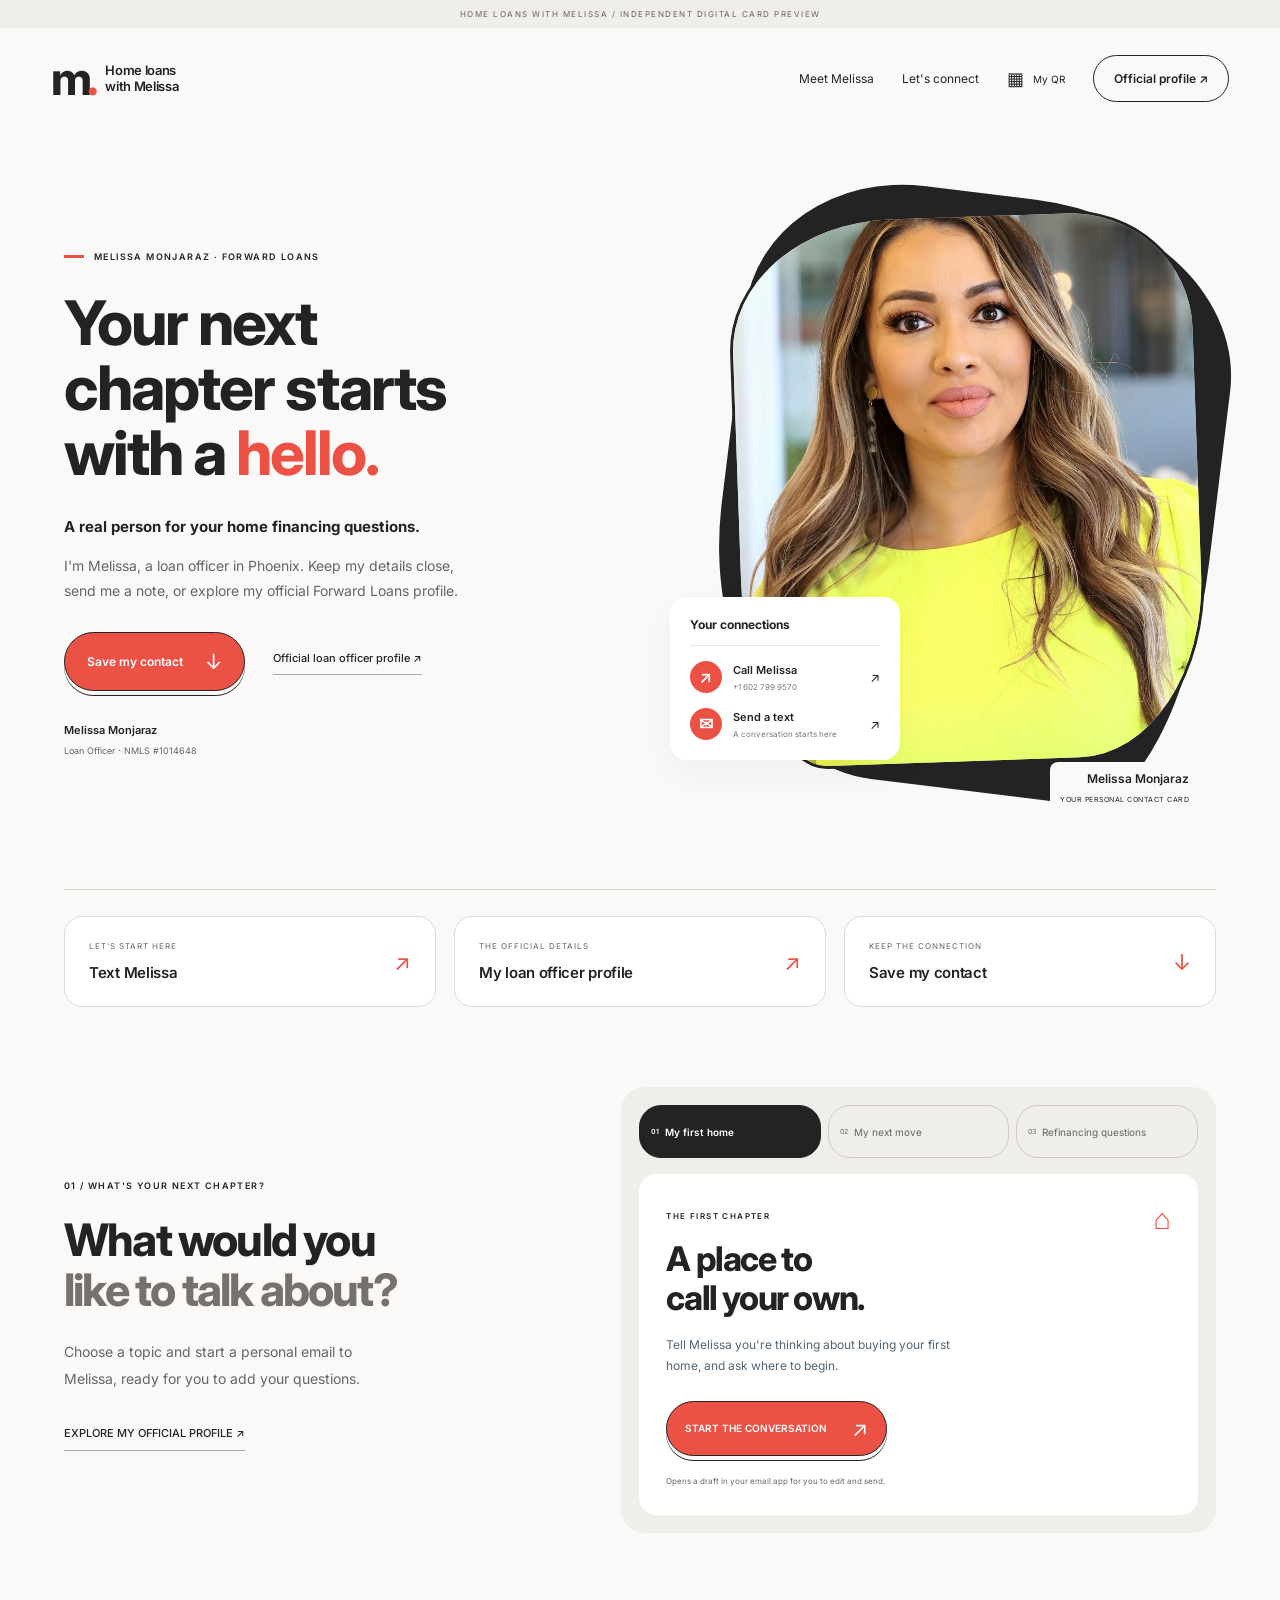
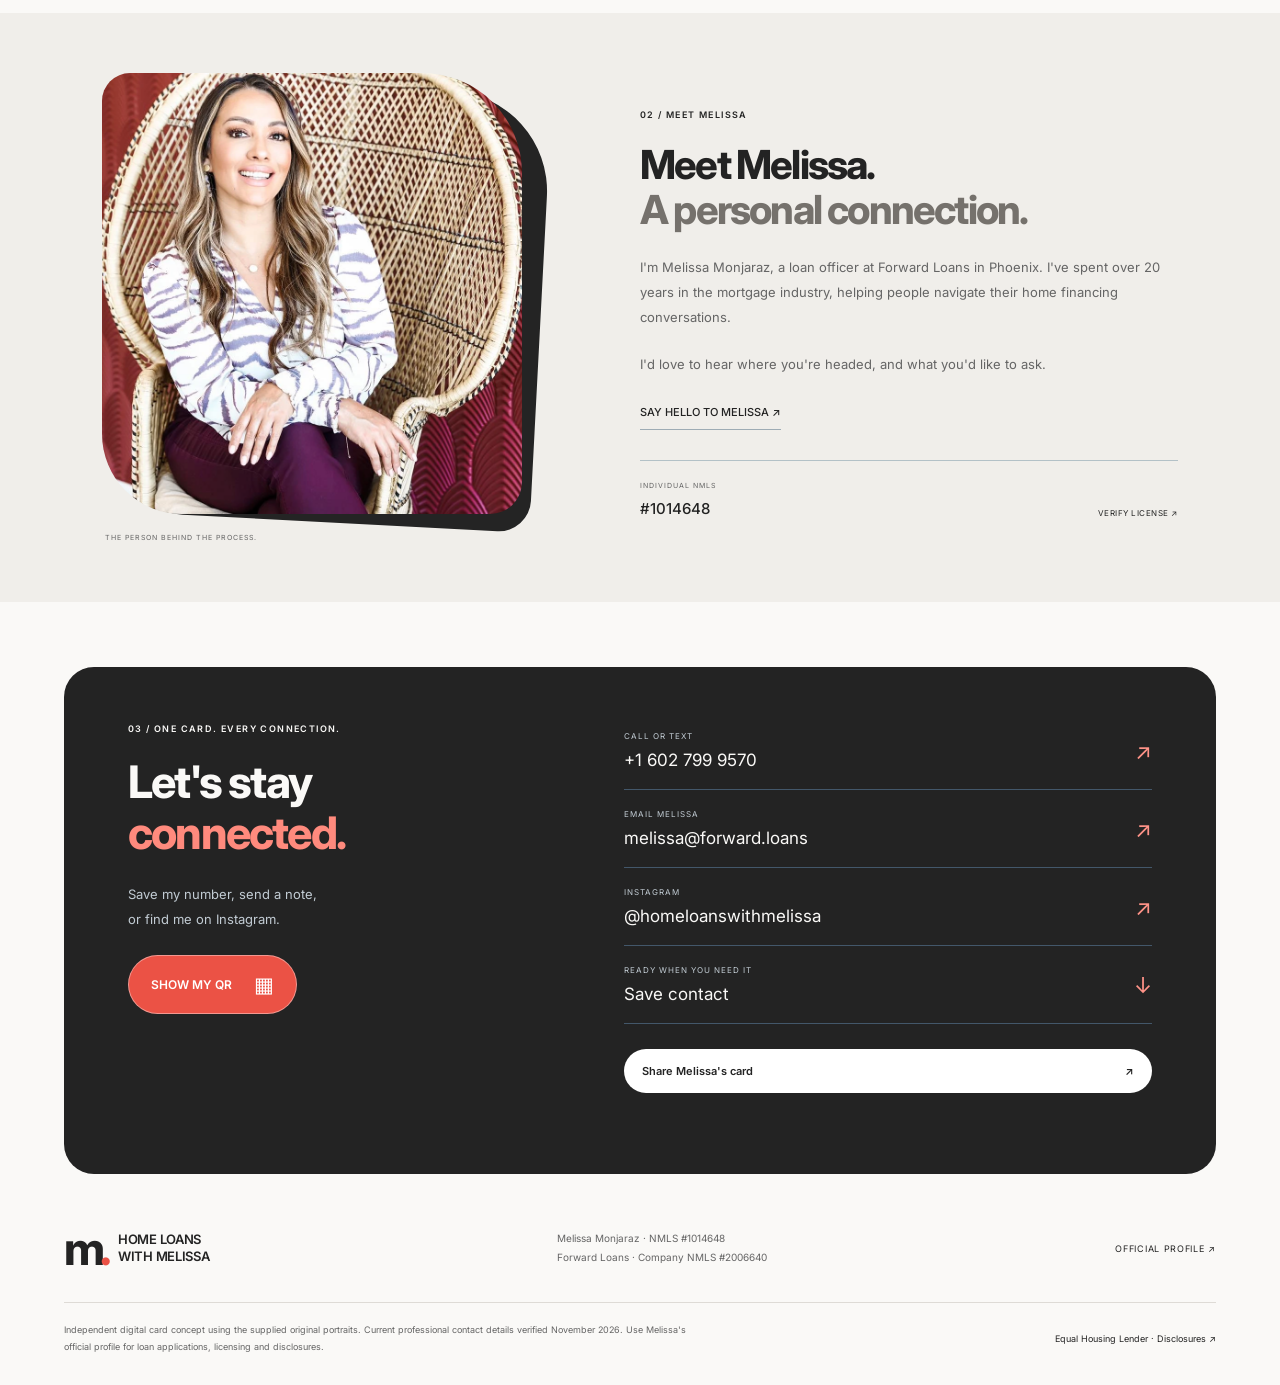
<file: index.html>
<!doctype html><html lang="en"><head><meta charset="utf-8"><meta name="viewport" content="width=device-width,initial-scale=1"><meta name="theme-color" content="#faf9f7"><meta name="description" content="Connect with Melissa Monjaraz, Loan Officer at Forward Loans. Explore her profile, start a conversation and save her contact details."><title>Melissa Monjaraz · Home Loans With Melissa</title><link rel="stylesheet" href="forward.css?v=230b923"><script src="app.js" defer></script></head><body><a class="skip" href="#main">Skip to content</a><div class="preview">HOME LOANS WITH MELISSA / INDEPENDENT DIGITAL CARD PREVIEW</div><div class="page"><header><a class="brand" href="index.html" aria-label="Melissa Monjaraz home"><span class="monogram">m<span>.</span></span><span>Home loans<br>with Melissa</span></a><nav aria-label="Main navigation"><a href="#meet">Meet Melissa</a><a href="#conversation">Let's connect</a><a class="qr-link" href="qr.html"><span aria-hidden="true">▦</span> My QR</a><a class="profile-nav" href="https://forward.loans/loan-officer/melissa-monjaraz/" target="_blank" rel="noopener">Official profile ↗</a></nav></header>
<main id="main"><section class="hero"><div class="hero-copy"><p class="eyebrow"><span class="line"></span> MELISSA MONJARAZ · FORWARD LOANS</p><h1>Your next<br>chapter starts<br>with a <em>hello.</em></h1><p class="hero-lead">A real person for your home financing questions.</p><p class="intro">I'm Melissa, a loan officer in Phoenix. Keep my details close, send me a note, or explore my official Forward Loans profile.</p><div class="hero-actions"><a class="button navy" href="contact.vcf" download>Save my contact <span>↓</span></a><a class="text-link" href="https://forward.loans/loan-officer/melissa-monjaraz/" target="_blank" rel="noopener">Official loan officer profile ↗</a></div><p class="identity-note">Melissa Monjaraz <span>Loan Officer · NMLS #1014648</span></p></div><div class="hero-portrait"><div class="portrait-backdrop" aria-hidden="true"></div><div class="portrait-frame"><img src="melissa.webp" width="1824" height="2502" alt="Melissa Monjaraz, loan officer at Forward Loans"></div><div class="resource-card"><strong>Your connections</strong><a href="tel:+16027999570"><span class="resource-icon" aria-hidden="true">↗</span><span>Call Melissa<small>+1 602 799 9570</small></span><b>↗</b></a><a href="sms:+16027999570"><span class="resource-icon" aria-hidden="true">✉</span><span>Send a text<small>A conversation starts here</small></span><b>↗</b></a></div><span class="portrait-tag">Melissa Monjaraz<br><small>YOUR PERSONAL CONTACT CARD</small></span></div></section>
<section class="quick-connect" aria-label="Quick contact"><a href="sms:+16027999570"><small>LET'S START HERE</small><span>Text Melissa</span><b>↗</b></a><a href="https://forward.loans/loan-officer/melissa-monjaraz/" target="_blank" rel="noopener"><small>THE OFFICIAL DETAILS</small><span>My loan officer profile</span><b>↗</b></a><a href="contact.vcf" download><small>KEEP THE CONNECTION</small><span>Save my contact</span><b>↓</b></a></section>
<section class="conversation" id="conversation"><div class="section-intro"><p class="eyebrow">01 / WHAT'S YOUR NEXT CHAPTER?</p><h2>What would you<br><em>like to talk about?</em></h2><p>Choose a topic and start a personal email to Melissa, ready for you to add your questions.</p><a class="text-link" href="https://forward.loans/loan-officer/melissa-monjaraz/" target="_blank" rel="noopener">EXPLORE MY OFFICIAL PROFILE ↗</a></div><div class="topic-card"><div class="topic-tabs" role="tablist" aria-label="Choose a conversation topic"><button role="tab" id="first-tab" data-topic="0" aria-selected="true" aria-controls="topic-panel"><small>01</small><span>My first home</span><b>↗</b></button><button role="tab" id="next-tab" data-topic="1" aria-selected="false" tabindex="-1" aria-controls="topic-panel"><small>02</small><span>My next move</span><b>↗</b></button><button role="tab" id="refi-tab" data-topic="2" aria-selected="false" tabindex="-1" aria-controls="topic-panel"><small>03</small><span>Refinancing questions</span><b>↗</b></button></div><div class="topic-panel" id="topic-panel" role="tabpanel" aria-labelledby="first-tab"><span class="topic-icon" aria-hidden="true">⌂</span><p class="eyebrow" id="topic-kicker">THE FIRST CHAPTER</p><h3 id="topic-title">A place to<br>call your own.</h3><p id="topic-copy">Tell Melissa you're thinking about buying your first home, and ask where to begin.</p><a class="button navy" id="topic-email" href="mailto:melissa@forward.loans?subject=My%20first%20home&amp;body=Hi%20Melissa%2C%20I%27m%20thinking%20about%20buying%20my%20first%20home%20and%20would%20like%20to%20connect.">START THE CONVERSATION <span>↗</span></a><small class="email-note">Opens a draft in your email app for you to edit and send.</small></div></div></section>
<section class="meet" id="meet"><div class="meet-photo"><img src="meet-melissa.webp" width="1080" height="1080" loading="lazy" alt="Melissa seated in a wicker chair"><span>THE PERSON BEHIND THE PROCESS.</span></div><div class="meet-copy"><p class="eyebrow">02 / MEET MELISSA</p><h2>Meet Melissa.<br><em>A personal connection.</em></h2><p>I'm Melissa Monjaraz, a loan officer at Forward Loans in Phoenix. I've spent over 20 years in the mortgage industry, helping people navigate their home financing conversations.</p><p>I'd love to hear where you're headed, and what you'd like to ask.</p><a class="text-link" href="sms:+16027999570">SAY HELLO TO MELISSA ↗</a><div class="credentials"><span><small>INDIVIDUAL NMLS</small><strong>#1014648</strong></span><a href="https://www.nmlsconsumeraccess.org/EntityDetails.aspx/INDIVIDUAL/1014648" target="_blank" rel="noopener">VERIFY LICENSE ↗</a></div></div></section>
<section class="contact"><div><p class="eyebrow">03 / ONE CARD. EVERY CONNECTION.</p><h2>Let's stay<br><em>connected.</em></h2><p>Save my number, send a note,<br>or find me on Instagram.</p><a class="button lime" href="qr.html">SHOW MY QR <span>▦</span></a></div><div class="contact-links"><a href="tel:+16027999570"><small>CALL OR TEXT</small><span>+1 602 799 9570</span><b>↗</b></a><a href="mailto:melissa@forward.loans"><small>EMAIL MELISSA</small><span>melissa@forward.loans</span><b>↗</b></a><a href="https://www.instagram.com/homeloanswithmelissa/" target="_blank" rel="noopener"><small>INSTAGRAM</small><span>@homeloanswithmelissa</span><b>↗</b></a><a href="contact.vcf" download><small>READY WHEN YOU NEED IT</small><span>Save contact</span><b>↓</b></a><button type="button" id="share">Share Melissa's card <span>↗</span></button><p role="status" id="share-status"></p></div></section></main><footer><div class="footer-top"><a class="brand" href="index.html"><span class="monogram">m<span>.</span></span><span>HOME LOANS<br>WITH MELISSA</span></a><p>Melissa Monjaraz · NMLS #1014648<br>Forward Loans · Company NMLS #2006640</p><a href="https://forward.loans/loan-officer/melissa-monjaraz/" target="_blank" rel="noopener">OFFICIAL PROFILE ↗</a></div><div class="footer-note"><p>Independent digital card concept using the supplied original portraits. Current professional contact details verified November 2026. Use Melissa's official profile for loan applications, licensing and disclosures.</p><a href="https://forward.loans/disclosures/" target="_blank" rel="noopener">Equal Housing Lender · Disclosures ↗</a></div></footer><a class="mobile-cta" href="contact.vcf" download><span>KEEP THE CONNECTION</span> SAVE CONTACT ↓</a></div></body></html>
</file>
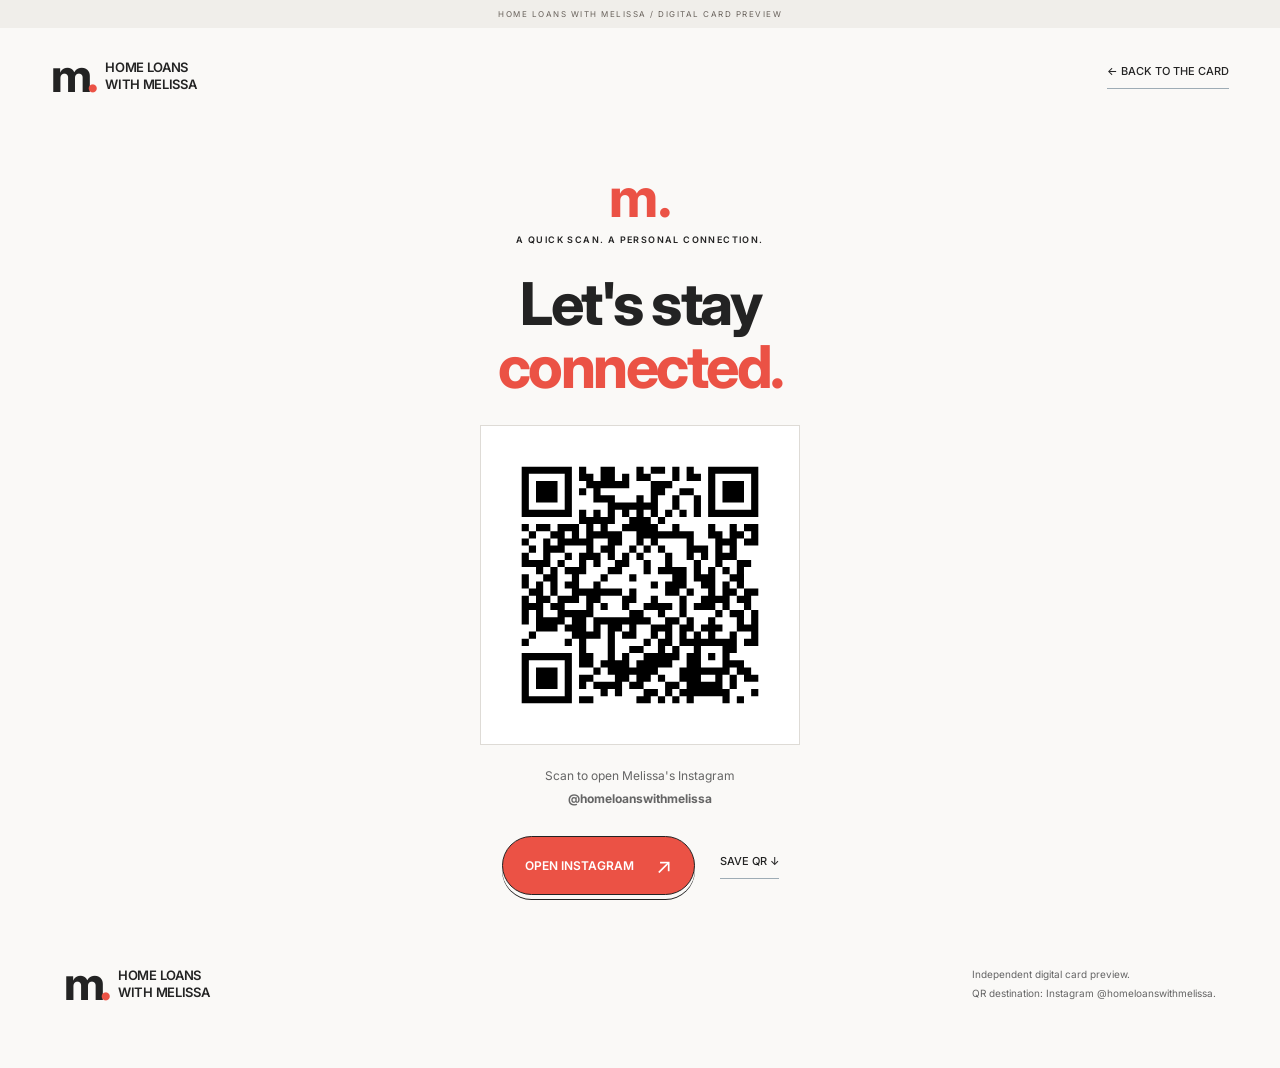
<file: qr.html>
<!doctype html><html lang="en"><head><meta charset="utf-8"><meta name="viewport" content="width=device-width,initial-scale=1"><meta name="theme-color" content="#faf9f7"><title>Melissa Monjaraz · Instagram QR</title><link rel="stylesheet" href="forward.css?v=230b923"></head><body><div class="preview">HOME LOANS WITH MELISSA / DIGITAL CARD PREVIEW</div><div class="page qr-page"><header><a class="brand" href="index.html" aria-label="Melissa Monjaraz home"><span class="monogram">m<span>.</span></span><span>HOME LOANS<br>WITH MELISSA</span></a><a class="text-link" href="index.html">← BACK TO THE CARD</a></header><main class="qr-main"><span aria-hidden="true">m.</span><p class="eyebrow">A QUICK SCAN. A PERSONAL CONNECTION.</p><h1>Let's stay<br><em>connected.</em></h1><div class="qr-box"><img class="qr-image" src="instagram-qr.svg" width="444" height="444" alt="Scan to open Instagram @homeloanswithmelissa"></div><p>Scan to open Melissa's Instagram<br><strong>@homeloanswithmelissa</strong></p><div class="qr-actions"><a class="button navy" href="https://www.instagram.com/homeloanswithmelissa/" target="_blank" rel="noopener">OPEN INSTAGRAM <span>↗</span></a><a class="text-link" href="instagram-qr.png" download="Melissa-Monjaraz-Instagram-QR.png">SAVE QR ↓</a></div></main><footer><div class="footer-top"><a class="brand" href="index.html"><span class="monogram">m<span>.</span></span><span>HOME LOANS<br>WITH MELISSA</span></a><p>Independent digital card preview.<br>QR destination: Instagram @homeloanswithmelissa.</p></div></footer></div></body></html>
</file>
<file: forward.css>
@import url('style.css');
@import url('https://fonts.googleapis.com/css2?family=Inter:wght@400;500;600;700;750;800&display=swap');
:root{--navy:#232323;--ink:#232323;--lime:#eb5245;--paper:#faf9f7;--blue:#f0eeea;--muted:#656565;--line:#dedbd6;--accent:#eb5245}body{background:#eae7e2;font-family:Inter,Arial,sans-serif}.preview{background:#f0eeea;color:#68615b;font-size:8px}.page{max-width:1440px}header{padding:27px 4%;border:0}.brand{gap:12px}.monogram{font:750 46px/.9 Inter,Arial,sans-serif;letter-spacing:-5px}.monogram>span{color:var(--accent)}.brand>span:last-child{font-size:13px;line-height:1.3;font-weight:600;letter-spacing:-.3px}nav{font-size:12px;gap:28px}.qr-link{border:0;padding:0;gap:9px}.profile-nav{border:1.5px solid var(--ink);padding:15px 20px;border-radius:50px;font-weight:600}.profile-nav:hover{background:var(--ink);color:white}.hero{grid-template-columns:1.08fr 1fr;gap:5%;padding:55px 5% 75px}.line{height:3px;background:var(--accent)}h1,h2,h3{font-family:Inter,Arial,sans-serif;font-weight:750;letter-spacing:-2px}h1{font-size:clamp(48px,4.8vw,69px);line-height:1.06;margin:25px 0 30px}h1 em{font-style:normal;color:var(--accent);background:none;font-weight:750}.hero-lead{font-size:15px;font-weight:700;line-height:1.65;max-width:400px;margin:0 0 13px}.intro{font-size:14px;max-width:410px;margin:0 0 29px;line-height:1.8}.button{border-radius:50px;min-height:52px;font-size:12px;padding:16px 22px;gap:22px;letter-spacing:0}.navy,.lime{background:var(--accent);color:white;border:1.5px solid var(--ink);box-shadow:0 4px 0 var(--paper),0 5px 0 var(--ink)}.navy:hover,.lime:hover{background:#d4473c}.text-link{font-size:11px;line-height:1.7}.identity-note{display:block;margin:30px 0 0;font-size:11px;font-weight:600;line-height:1.7}.identity-note>span{display:block;font-size:9px;color:var(--muted);font-weight:400;margin-top:3px}.hero-portrait{margin:10px 0 0 10px;isolation:isolate;padding:20px 15px 50px 35px}.portrait-backdrop{position:absolute;inset:0 0 25px 25px;background:var(--ink);border-radius:33% 44% 20% 37% / 24% 28% 43% 43%;transform:rotate(7deg);z-index:-1}.portrait-frame{aspect-ratio:1/1.18;overflow:hidden;border:3px solid var(--ink);border-radius:35% 27% 28% 18% / 24% 22% 33% 35%;background:#e4e4e4;transform:rotate(-2deg)}.portrait-frame:after{display:none}.portrait-frame>img{object-position:50% 25%;transform:rotate(2deg) scale(1.05)}.resource-card{position:absolute;bottom:54px;left:-30px;width:230px;background:#fff;border-radius:17px;padding:20px;box-shadow:0 12px 35px #2323230c}.resource-card>strong{font-size:12px;display:block;padding-bottom:13px;border-bottom:1px solid #e9e7e4}.resource-card>a{display:flex;align-items:center;gap:11px;padding-top:15px;font-size:11px;font-weight:600}.resource-card small{display:block;font-size:8px;color:#777;font-weight:400;margin-top:5px}.resource-icon{background:var(--accent);color:white;display:grid;place-items:center;width:32px;height:32px;flex-shrink:0;border-radius:50%;font-size:17px}.resource-card b{font-size:13px;font-weight:400;margin-left:auto}.portrait-tag{position:absolute;bottom:0;right:17px;text-align:right;font-size:12px;font-weight:600;line-height:1.6}.portrait-tag small{font-size:7px;letter-spacing:.5px;font-weight:400}.quick-connect{gap:18px;margin:0 5%;padding:26px 0 0;border-bottom:0}.quick-connect>a,.quick-connect>a:not(:first-child),.quick-connect>a:last-child{padding:24px;border:1px solid var(--line);border-radius:18px;background:#fff;gap:12px}.quick-connect span{font-size:15px;font-weight:600;letter-spacing:-.3px}.quick-connect b{color:var(--accent)}.conversation{padding:80px 5%;gap:8%}h2{font-size:clamp(35px,3.5vw,49px);line-height:1.12;letter-spacing:-1.8px}h2 em{font-style:normal;font-weight:750;color:#75716c}.section-intro>p:not(.eyebrow){font-size:14px}.topic-card{border:0;border-radius:24px;background:#f0eeea;padding:18px}.topic-tabs{display:flex;gap:7px;padding:0 0 16px}.topic-tabs button{border:1px solid #d0ccc5;border-radius:22px;padding:10px 11px;font-size:10px;line-height:1.4;flex:1;gap:6px;min-height:53px}.topic-tabs button>small{font-size:7px}.topic-tabs button>b{display:none}.topic-tabs [aria-selected=true]{background:var(--ink);color:white;border-color:var(--ink)}.topic-tabs [aria-selected=true]>small{padding:0;margin:0;background:none}.topic-panel{border-radius:17px;background:#fff;padding:27px;min-height:330px}.topic-panel h3{font-size:34px;line-height:1.12;letter-spacing:-1.4px}.topic-icon{color:var(--accent);font-size:29px}.topic-panel .button{font-size:10px;gap:25px;padding:14px 18px;min-height:49px}.email-note{margin-top:19px}.meet{background:#f0eeea;padding:60px 8%}.meet-photo{padding:0 10px 28px 0;transform:none;border:0;background:none;isolation:isolate}.meet-photo:before{content:'';position:absolute;inset:12px -9px 20px 12px;background:#242424;border-radius:28px 100px 32px 80px;z-index:-1;transform:rotate(3deg)}.meet-photo img{aspect-ratio:1/1.05;border-radius:28px 100px 32px 80px;object-position:50% 30%}.meet-photo>span{position:absolute;bottom:0;left:3px;padding:0}.meet-copy h2{font-size:40px}.meet-copy>p:not(.eyebrow){color:var(--muted)}.contact{border-radius:30px;margin:65px 5% 45px;padding:45px 5%;gap:8%}.contact h2 em{color:#ff8a7d}.contact .button{box-shadow:none;border-color:#fff6}.contact-links b{color:#ff9388}.contact-links>a:hover>span{color:#ff9388}.contact-links>a>span{font-size:17px}#share{background:#fff;color:var(--ink);border:0;border-radius:40px;font-size:11px;font-weight:600;letter-spacing:0}footer{padding:0 5% 30px}.qr-main>span{font-family:Inter,Arial,sans-serif;font-weight:750;color:var(--accent)}.qr-main h1{font-family:Inter,Arial,sans-serif;font-size:59px;letter-spacing:-2.5px}.qr-main h1 em{font-weight:750;color:var(--accent)}
@media(max-width:1000px){nav{gap:18px;font-size:11px}.profile-nav{padding:13px 16px}.hero{gap:4%;padding-top:40px}h1{font-size:56px}.resource-card{width:198px;padding:17px;left:-16px}.resource-card small{font-size:7px}.portrait-tag{right:10px}.hero-actions{gap:20px}.hero-actions .text-link{font-size:10px}.quick-connect>a,.quick-connect>a:not(:first-child),.quick-connect>a:last-child{padding:20px 17px}.quick-connect span{font-size:13px}.conversation{gap:6%}.topic-card{padding:13px}.topic-panel{padding:24px}.topic-tabs{gap:5px}.topic-tabs button{font-size:9px;padding:9px}.meet-copy h2{font-size:35px}.contact-links>a>span{font-size:15px}}
@media(max-width:700px){header{padding:22px 6%;gap:17px}.brand{gap:9px}.monogram{font-size:39px}.brand>span:last-child{font-size:10px;letter-spacing:-.2px}nav{gap:13px}nav>a:first-child,nav>a:nth-child(2){display:none}.qr-link{font-size:9px;gap:6px}.qr-link>span{font-size:16px}.profile-nav{font-size:9px;padding:12px}.hero{display:flex;flex-direction:column;align-items:stretch;padding:29px 6% 40px;gap:29px}.hero .eyebrow{font-size:8px;letter-spacing:.4px;gap:8px}.line{width:15px}h1{font-size:clamp(43px,11.8vw,65px);letter-spacing:-1.8px;line-height:1.07;margin:23px 0 25px}.hero-lead{font-size:14px;max-width:330px;line-height:1.6}.intro{font-size:13px;max-width:100%;line-height:1.8;margin-bottom:25px}.hero-actions{gap:22px;align-items:start;flex-direction:column}.button{font-size:11px;padding:15px 20px;gap:27px;min-height:50px}.identity-note{margin-top:24px;font-size:10px}.identity-note>span{font-size:8px}.hero-portrait{padding:15px 11px 49px 24px;margin:12px 8px 0 22px}.portrait-frame{aspect-ratio:1/1.09;border-width:2px}.portrait-backdrop{inset:0 -2px 27px 10px}.resource-card{left:-29px;bottom:45px;width:191px;padding:17px;border-radius:14px}.resource-card>strong{font-size:10px;padding-bottom:10px}.resource-card>a{font-size:9px;gap:9px;padding-top:12px}.resource-card small{font-size:7px}.resource-icon{width:27px;height:27px;font-size:14px}.resource-card b{font-size:12px}.portrait-tag{font-size:10px;bottom:0;right:10px}.portrait-tag small{font-size:6px}.quick-connect{grid-template-columns:1fr;margin:0 6%;gap:10px;padding-top:23px}.quick-connect>a,.quick-connect>a:not(:first-child),.quick-connect>a:last-child{padding:20px!important;border-radius:16px;border:1px solid var(--line);gap:10px}.quick-connect span{font-size:16px}.conversation{grid-template-columns:1fr;padding:44px 6%;gap:28px}h2{font-size:36px;line-height:1.12;letter-spacing:-1.5px}.section-intro>p:not(.eyebrow){font-size:13px;max-width:100%}.topic-tabs{gap:6px;padding-bottom:13px}.topic-tabs button{font-size:9px;padding:10px 8px;gap:5px;min-height:54px;flex-direction:column;align-items:start;justify-content:center;border-radius:16px}.topic-tabs small{font-size:6px}.topic-card{padding:12px;border-radius:21px}.topic-panel{padding:24px 19px;min-height:330px}.topic-panel h3{font-size:31px}.topic-panel .button{font-size:8px;gap:20px;min-height:47px;padding:13px 16px}.meet{grid-template-columns:1fr;gap:31px;padding:40px 7%}.meet-photo{width:88%;max-width:330px;margin:auto}.meet-copy h2{font-size:34px}.contact{grid-template-columns:1fr;margin:40px 5% 35px;padding:32px 7%;gap:18px;border-radius:23px}.contact h2{font-size:37px}.contact-links>a>span{font-size:15px}#share{font-size:10px;padding:15px 18px}footer{padding:0 6% 100px}.mobile-cta{background:var(--accent);color:white;border:1px solid #fff8;border-radius:50px;padding:17px 20px;font-size:9px;box-shadow:0 8px 24px #23232330}.qr-main h1{font-size:49px;letter-spacing:-2px}.qr-page footer{padding-bottom:25px}}
@media(max-width:350px){header{padding-left:5%;padding-right:5%}.brand>span:last-child{font-size:9px}.monogram{font-size:35px}nav{gap:9px}.profile-nav{font-size:8px;padding:11px}.qr-link{font-size:8px}.resource-card{width:174px;padding:14px}.resource-card small{font-size:6px}.resource-card>a{font-size:8px}.hero .eyebrow{font-size:7px}.contact-links>a>span{font-size:13px}.topic-panel .button{font-size:7px;gap:15px}.mobile-cta{font-size:8px}.qr-main h1{font-size:42px}}
.meet-photo{position:relative}
.portrait-tag{background:var(--paper);padding:7px 10px;border-radius:8px}
</file>
